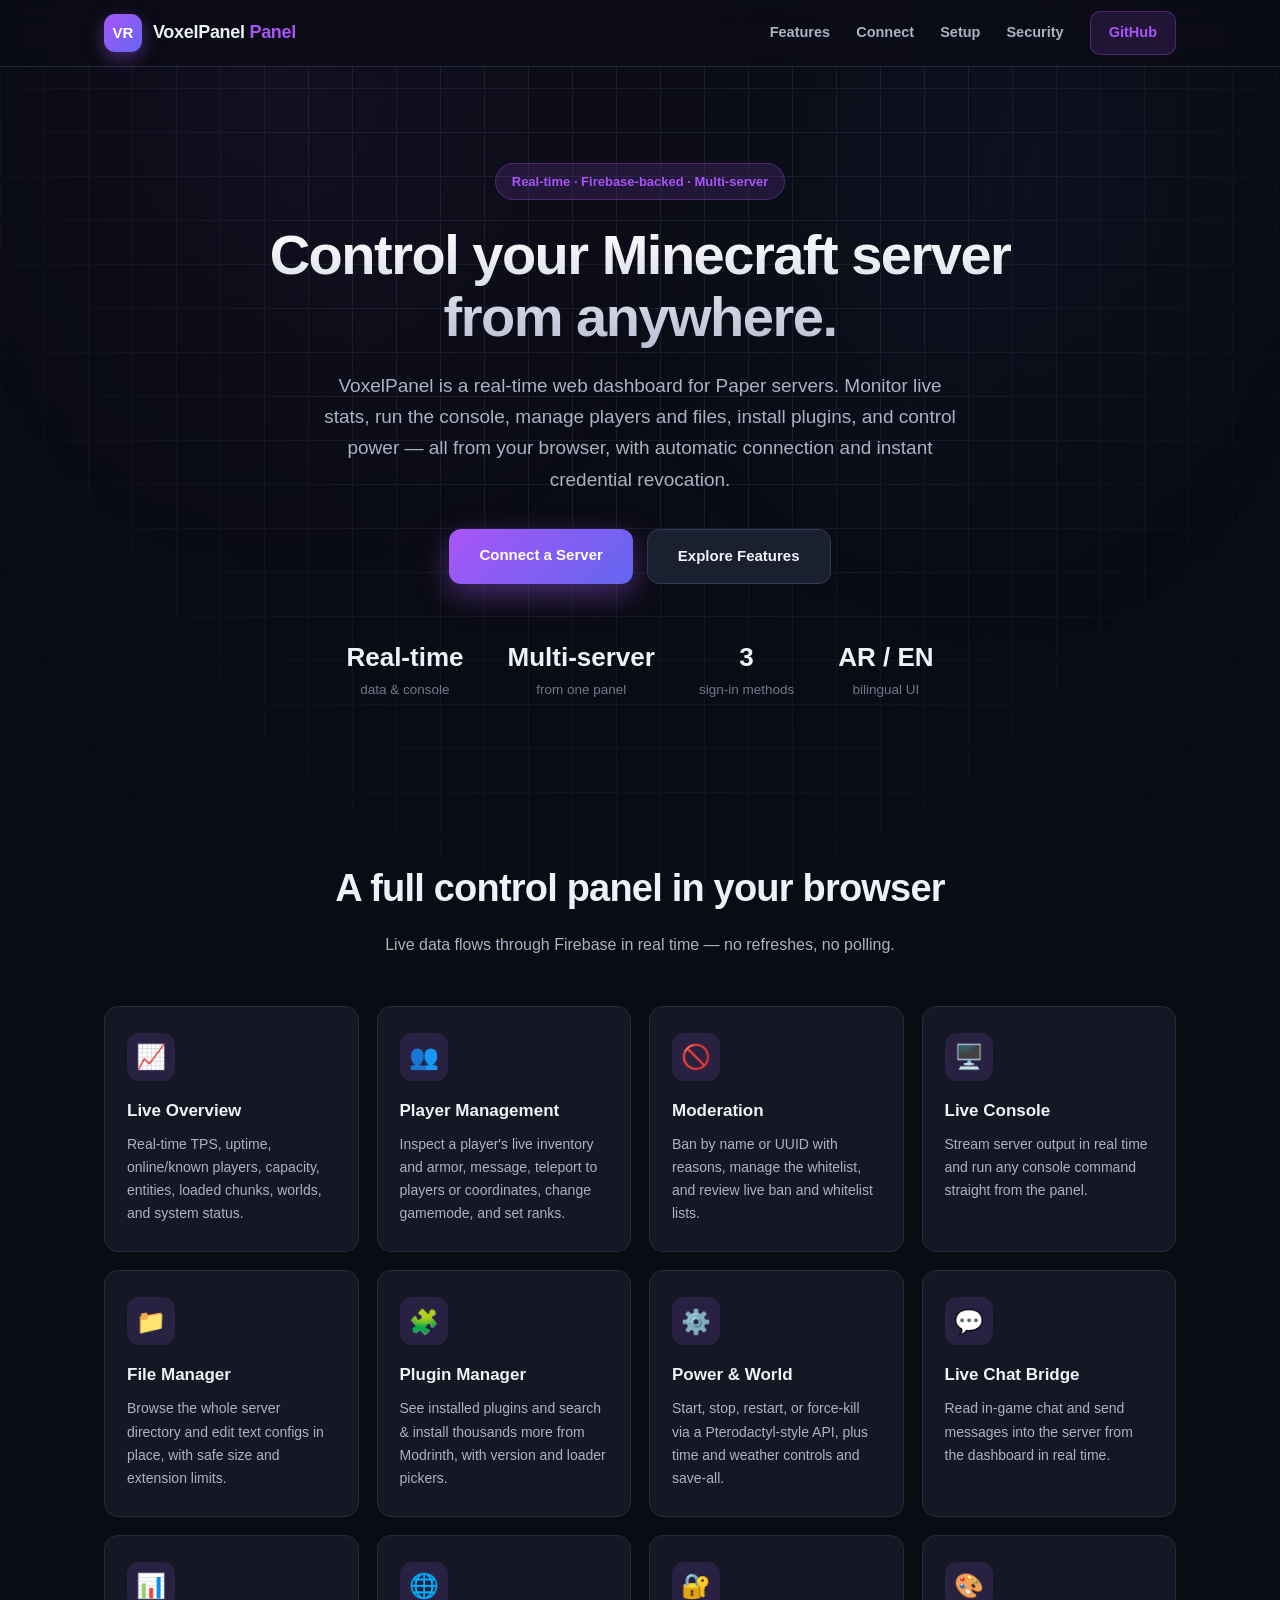
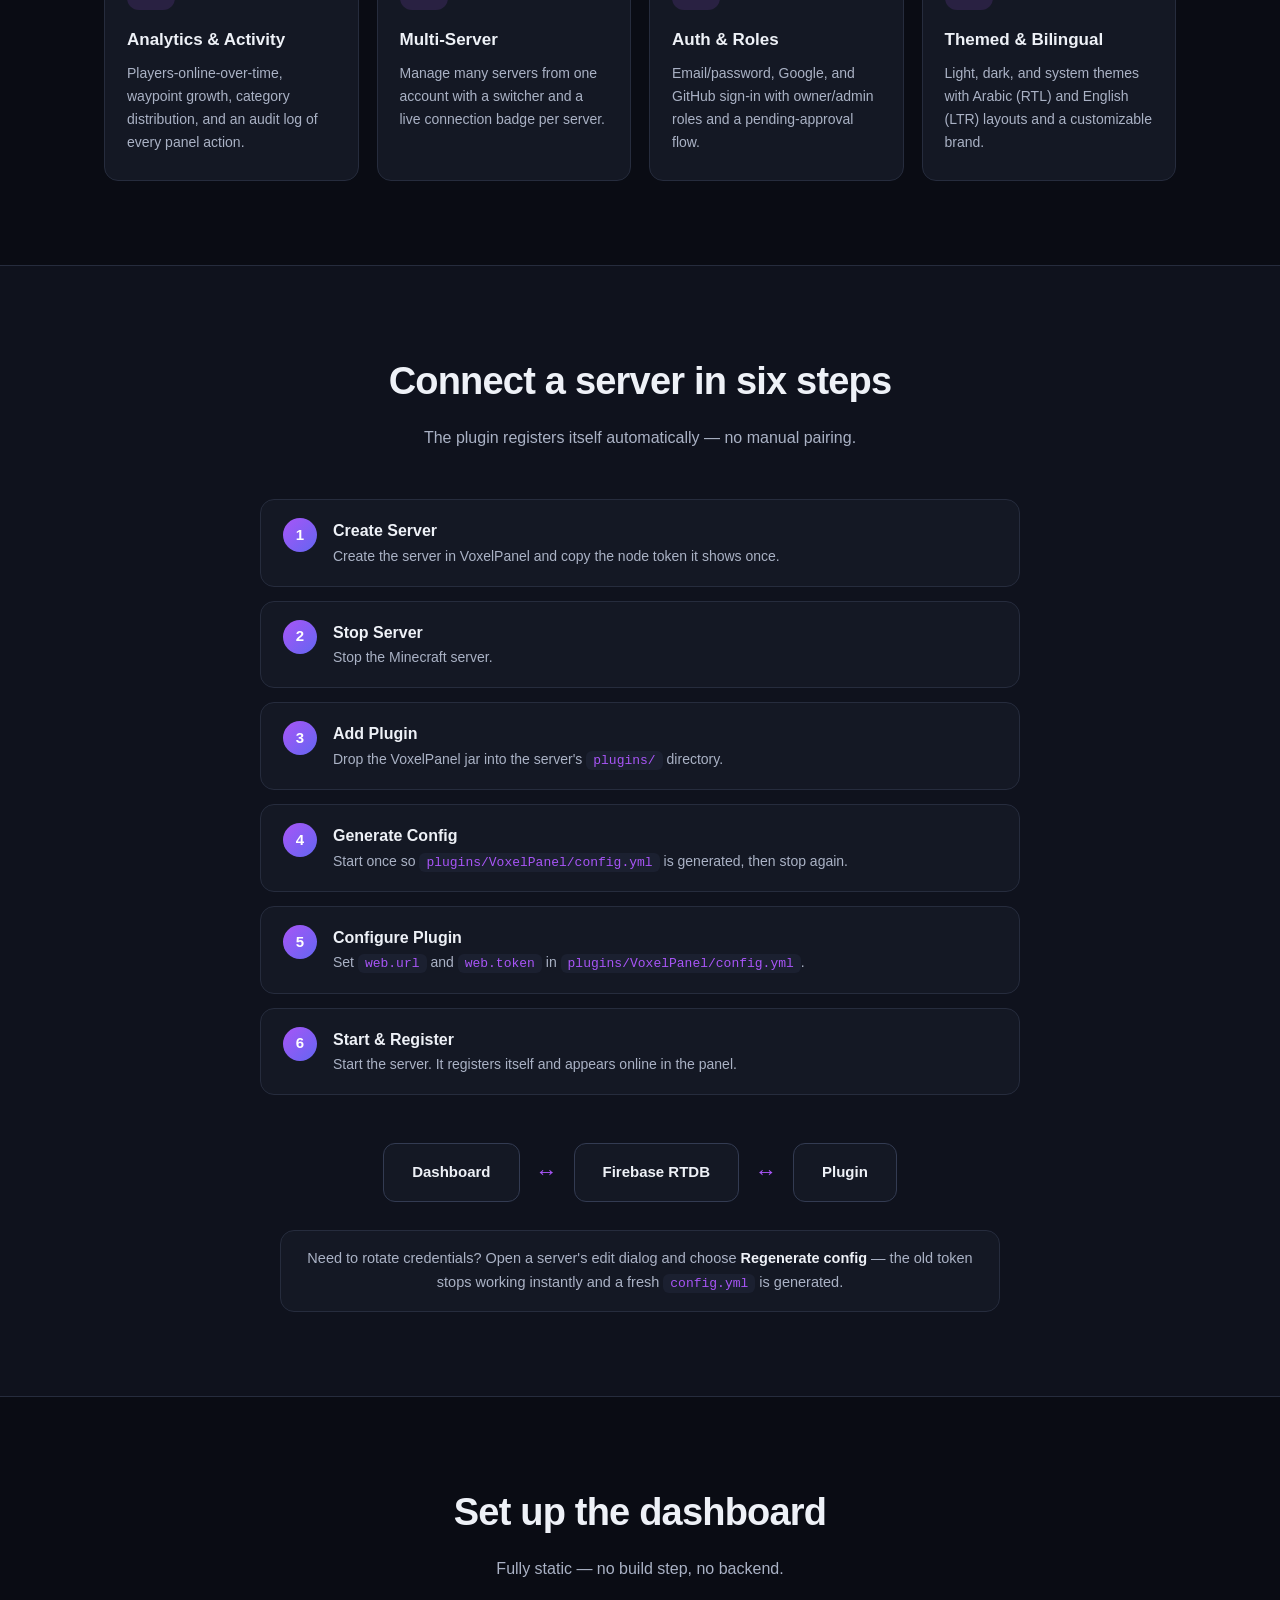
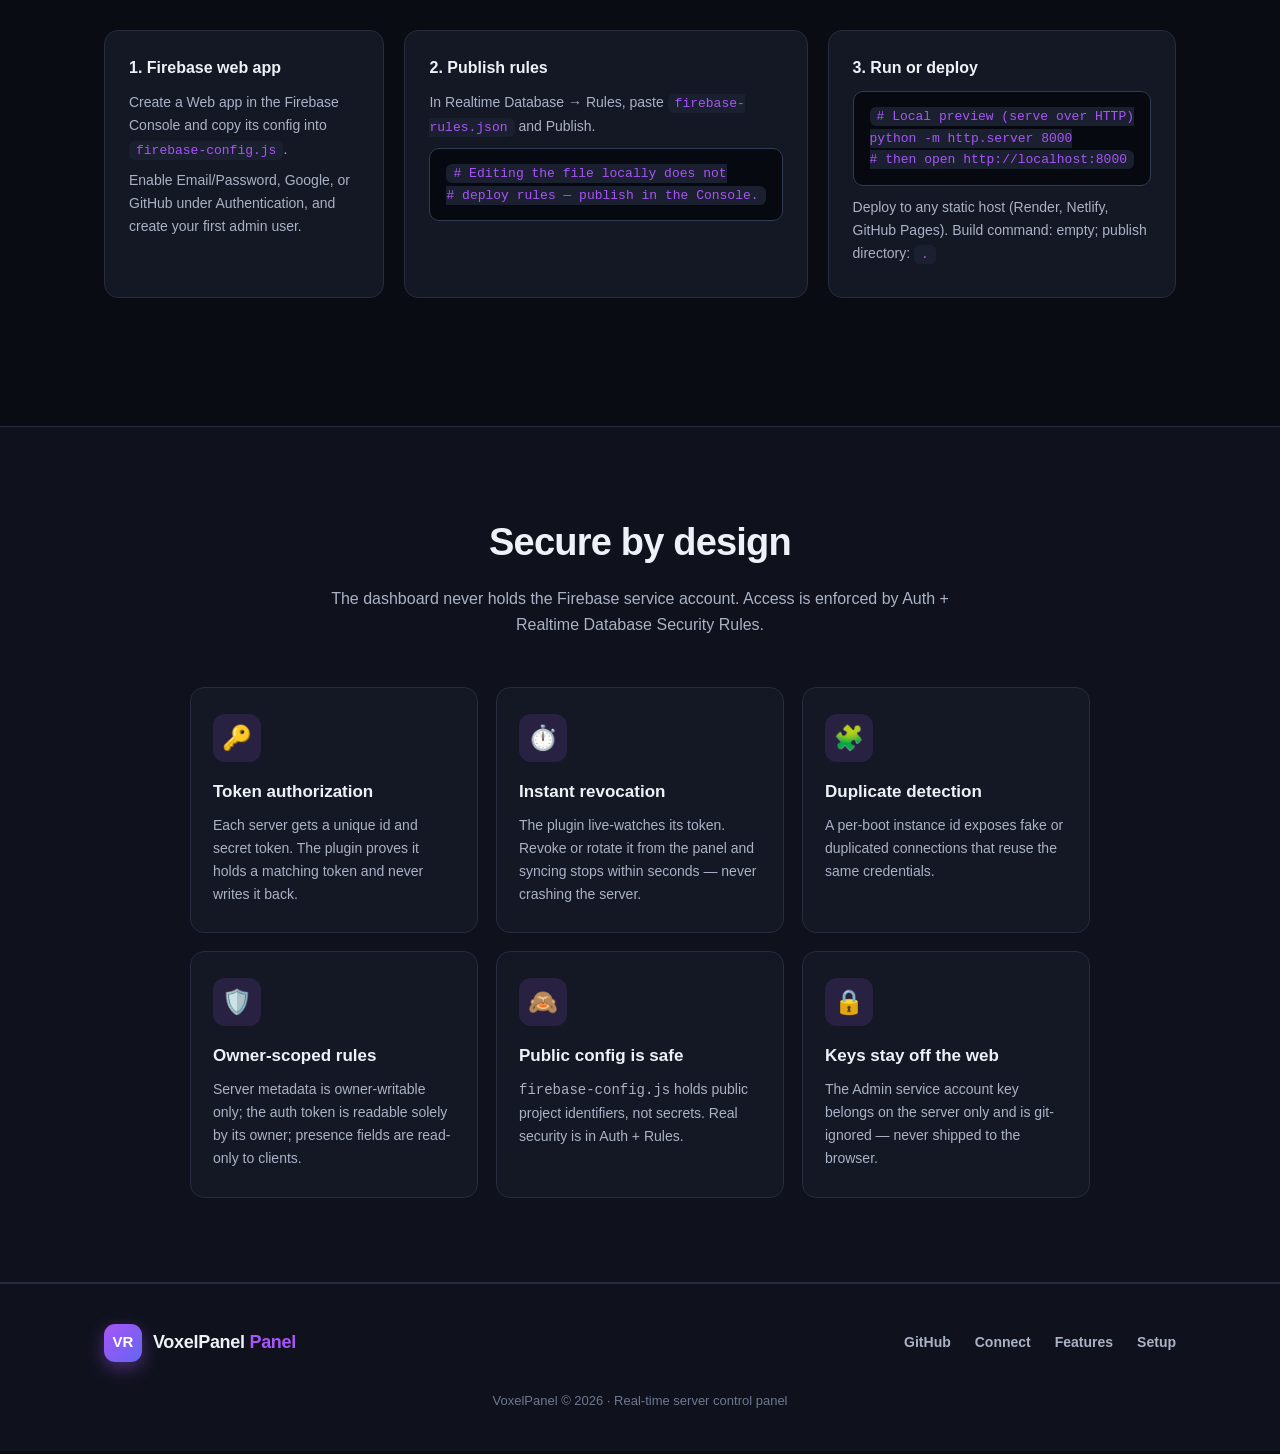
<file: docs/index.html>
<!DOCTYPE html>
<html lang="en">
<head>
  <meta charset="UTF-8">
  <meta name="viewport" content="width=device-width, initial-scale=1.0">
  <title>VoxelPanel Control Panel — Real-Time Minecraft Server Dashboard</title>
  <meta name="description" content="VoxelPanel is a real-time web dashboard for managing Paper Minecraft servers: live stats, console, files, plugins, moderation, power controls, and multi-server management, backed by Firebase.">
  <link rel="stylesheet" href="styles.css">
</head>
<body>
  <div class="bg-grid" aria-hidden="true"></div>

  <header class="nav">
    <div class="container nav-inner">
      <a class="brand" href="#top">
        <span class="brand-logo">VR</span>
        <span class="brand-name">VoxelPanel <span>Panel</span></span>
      </a>
      <nav class="nav-links">
        <a href="#features">Features</a>
        <a href="#connect">Connect</a>
        <a href="#setup">Setup</a>
        <a href="#security">Security</a>
        <a class="nav-cta" href="https://github.com/usif400eg-lang/ViodRealm-dashboard" target="_blank" rel="noopener">GitHub</a>
      </nav>
    </div>
  </header>

  <main id="top">
    <!-- Hero -->
    <section class="hero">
      <div class="container hero-inner">
        <span class="badge">Real-time &middot; Firebase-backed &middot; Multi-server</span>
        <h1>Control your Minecraft server from anywhere.</h1>
        <p class="lead">
          VoxelPanel is a real-time web dashboard for Paper servers. Monitor live
          stats, run the console, manage players and files, install plugins, and
          control power — all from your browser, with automatic connection and
          instant credential revocation.
        </p>
        <div class="hero-actions">
          <a class="btn btn-primary" href="#connect">Connect a Server</a>
          <a class="btn btn-ghost" href="#features">Explore Features</a>
        </div>
        <div class="hero-stats">
          <div><strong>Real-time</strong><span>data &amp; console</span></div>
          <div><strong>Multi-server</strong><span>from one panel</span></div>
          <div><strong>3</strong><span>sign-in methods</span></div>
          <div><strong>AR / EN</strong><span>bilingual UI</span></div>
        </div>
      </div>
    </section>

    <!-- Features -->
    <section id="features" class="section">
      <div class="container">
        <h2 class="section-title">A full control panel in your browser</h2>
        <p class="section-sub">Live data flows through Firebase in real time — no refreshes, no polling.</p>

        <div class="cards">
          <article class="card">
            <div class="card-ic">📈</div>
            <h3>Live Overview</h3>
            <p>Real-time TPS, uptime, online/known players, capacity, entities, loaded chunks, worlds, and system status.</p>
          </article>
          <article class="card">
            <div class="card-ic">👥</div>
            <h3>Player Management</h3>
            <p>Inspect a player's live inventory and armor, message, teleport to players or coordinates, change gamemode, and set ranks.</p>
          </article>
          <article class="card">
            <div class="card-ic">🚫</div>
            <h3>Moderation</h3>
            <p>Ban by name or UUID with reasons, manage the whitelist, and review live ban and whitelist lists.</p>
          </article>
          <article class="card">
            <div class="card-ic">🖥️</div>
            <h3>Live Console</h3>
            <p>Stream server output in real time and run any console command straight from the panel.</p>
          </article>
          <article class="card">
            <div class="card-ic">📁</div>
            <h3>File Manager</h3>
            <p>Browse the whole server directory and edit text configs in place, with safe size and extension limits.</p>
          </article>
          <article class="card">
            <div class="card-ic">🧩</div>
            <h3>Plugin Manager</h3>
            <p>See installed plugins and search &amp; install thousands more from Modrinth, with version and loader pickers.</p>
          </article>
          <article class="card">
            <div class="card-ic">⚙️</div>
            <h3>Power &amp; World</h3>
            <p>Start, stop, restart, or force-kill via a Pterodactyl-style API, plus time and weather controls and save-all.</p>
          </article>
          <article class="card">
            <div class="card-ic">💬</div>
            <h3>Live Chat Bridge</h3>
            <p>Read in-game chat and send messages into the server from the dashboard in real time.</p>
          </article>
          <article class="card">
            <div class="card-ic">📊</div>
            <h3>Analytics &amp; Activity</h3>
            <p>Players-online-over-time, waypoint growth, category distribution, and an audit log of every panel action.</p>
          </article>
          <article class="card">
            <div class="card-ic">🌐</div>
            <h3>Multi-Server</h3>
            <p>Manage many servers from one account with a switcher and a live connection badge per server.</p>
          </article>
          <article class="card">
            <div class="card-ic">🔐</div>
            <h3>Auth &amp; Roles</h3>
            <p>Email/password, Google, and GitHub sign-in with owner/admin roles and a pending-approval flow.</p>
          </article>
          <article class="card">
            <div class="card-ic">🎨</div>
            <h3>Themed &amp; Bilingual</h3>
            <p>Light, dark, and system themes with Arabic (RTL) and English (LTR) layouts and a customizable brand.</p>
          </article>
        </div>
      </div>
    </section>

    <!-- Connect -->
    <section id="connect" class="section section-alt">
      <div class="container">
        <h2 class="section-title">Connect a server in six steps</h2>
        <p class="section-sub">The plugin registers itself automatically — no manual pairing.</p>

        <ol class="steps">
          <li><span class="step-n">1</span><div><h4>Create Server</h4><p>Create the server in VoxelPanel and copy the node token it shows once.</p></div></li>
          <li><span class="step-n">2</span><div><h4>Stop Server</h4><p>Stop the Minecraft server.</p></div></li>
          <li><span class="step-n">3</span><div><h4>Add Plugin</h4><p>Drop the VoxelPanel jar into the server's <code>plugins/</code> directory.</p></div></li>
          <li><span class="step-n">4</span><div><h4>Generate Config</h4><p>Start once so <code>plugins/VoxelPanel/config.yml</code> is generated, then stop again.</p></div></li>
          <li><span class="step-n">5</span><div><h4>Configure Plugin</h4><p>Set <code>web.url</code> and <code>web.token</code> in <code>plugins/VoxelPanel/config.yml</code>.</p></div></li>
          <li><span class="step-n">6</span><div><h4>Start &amp; Register</h4><p>Start the server. It registers itself and appears online in the panel.</p></div></li>
        </ol>

        <div class="arch">
          <div class="arch-node">Dashboard</div>
          <div class="arch-link">&harr;</div>
          <div class="arch-node">Firebase RTDB</div>
          <div class="arch-link">&harr;</div>
          <div class="arch-node">Plugin</div>
        </div>

        <p class="note">Need to rotate credentials? Open a server's edit dialog and choose
          <strong>Regenerate config</strong> — the old token stops working instantly and a fresh
          <code>config.yml</code> is generated.</p>
      </div>
    </section>

    <!-- Setup -->
    <section id="setup" class="section">
      <div class="container">
        <h2 class="section-title">Set up the dashboard</h2>
        <p class="section-sub">Fully static — no build step, no backend.</p>

        <div class="install-grid">
          <div class="install-col">
            <h3>1. Firebase web app</h3>
            <p>Create a Web app in the Firebase Console and copy its config into <code>firebase-config.js</code>.</p>
            <p>Enable Email/Password, Google, or GitHub under Authentication, and create your first admin user.</p>
          </div>
          <div class="install-col">
            <h3>2. Publish rules</h3>
            <p>In Realtime Database → Rules, paste <code>firebase-rules.json</code> and Publish.</p>
            <pre class="code"><code># Editing the file locally does not
# deploy rules — publish in the Console.</code></pre>
          </div>
          <div class="install-col">
            <h3>3. Run or deploy</h3>
            <pre class="code"><code># Local preview (serve over HTTP)
python -m http.server 8000
# then open http://localhost:8000</code></pre>
            <p>Deploy to any static host (Render, Netlify, GitHub Pages). Build command: empty; publish directory: <code>.</code></p>
          </div>
        </div>
      </div>
    </section>

    <!-- Security -->
    <section id="security" class="section section-alt">
      <div class="container">
        <h2 class="section-title">Secure by design</h2>
        <p class="section-sub">The dashboard never holds the Firebase service account. Access is enforced by Auth + Realtime Database Security Rules.</p>
        <div class="cards cards-3">
          <article class="card">
            <div class="card-ic">🔑</div>
            <h3>Token authorization</h3>
            <p>Each server gets a unique id and secret token. The plugin proves it holds a matching token and never writes it back.</p>
          </article>
          <article class="card">
            <div class="card-ic">⏱️</div>
            <h3>Instant revocation</h3>
            <p>The plugin live-watches its token. Revoke or rotate it from the panel and syncing stops within seconds — never crashing the server.</p>
          </article>
          <article class="card">
            <div class="card-ic">🧩</div>
            <h3>Duplicate detection</h3>
            <p>A per-boot instance id exposes fake or duplicated connections that reuse the same credentials.</p>
          </article>
          <article class="card">
            <div class="card-ic">🛡️</div>
            <h3>Owner-scoped rules</h3>
            <p>Server metadata is owner-writable only; the auth token is readable solely by its owner; presence fields are read-only to clients.</p>
          </article>
          <article class="card">
            <div class="card-ic">🙈</div>
            <h3>Public config is safe</h3>
            <p><code>firebase-config.js</code> holds public project identifiers, not secrets. Real security is in Auth + Rules.</p>
          </article>
          <article class="card">
            <div class="card-ic">🔒</div>
            <h3>Keys stay off the web</h3>
            <p>The Admin service account key belongs on the server only and is git-ignored — never shipped to the browser.</p>
          </article>
        </div>
      </div>
    </section>
  </main>

  <footer class="footer">
    <div class="container footer-inner">
      <div class="brand">
        <span class="brand-logo">VR</span>
        <span class="brand-name">VoxelPanel <span>Panel</span></span>
      </div>
      <div class="footer-links">
        <a href="https://github.com/usif400eg-lang/ViodRealm-dashboard" target="_blank" rel="noopener">GitHub</a>
        <a href="#connect">Connect</a>
        <a href="#features">Features</a>
        <a href="#setup">Setup</a>
      </div>
      <p class="footer-copy">VoxelPanel &copy; 2026 &middot; Real-time server control panel</p>
    </div>
  </footer>
</body>
</html>
</file>
<file: docs/styles.css>
:root {
  --bg: #0a0c14;
  --bg-2: #0f121d;
  --surface: #141824;
  --surface-2: #1b2030;
  --line: #262c3d;
  --line-strong: #333b52;
  --text: #eef1f7;
  --text-2: #aab2c5;
  --text-3: #6f7890;
  --brand: #a855f7;
  --brand-2: #6366f1;
  --brand-grad: linear-gradient(135deg, #a855f7, #6366f1);
  --brand-soft: rgba(168, 85, 247, 0.14);
  --ok: #34d399;
  --r: 14px;
  --r-sm: 10px;
  --shadow: 0 20px 60px rgba(0, 0, 0, 0.45);
}

* { margin: 0; padding: 0; box-sizing: border-box; }

html { scroll-behavior: smooth; }

body {
  font-family: -apple-system, BlinkMacSystemFont, "Segoe UI", Roboto, Helvetica, Arial, sans-serif;
  background: var(--bg);
  color: var(--text);
  line-height: 1.65;
  overflow-x: hidden;
}

.bg-grid {
  position: fixed;
  inset: 0;
  z-index: -2;
  background-image:
    radial-gradient(circle at 20% 10%, rgba(168, 85, 247, 0.12), transparent 40%),
    radial-gradient(circle at 85% 20%, rgba(99, 102, 241, 0.12), transparent 40%),
    linear-gradient(var(--line) 1px, transparent 1px),
    linear-gradient(90deg, var(--line) 1px, transparent 1px);
  background-size: 100% 100%, 100% 100%, 44px 44px, 44px 44px;
  opacity: 0.5;
  mask-image: radial-gradient(ellipse at top, #000 40%, transparent 85%);
}

.container { width: 100%; max-width: 1120px; margin: 0 auto; padding: 0 24px; }

/* Nav */
.nav {
  position: sticky;
  top: 0;
  z-index: 50;
  backdrop-filter: blur(12px);
  background: rgba(10, 12, 20, 0.72);
  border-bottom: 1px solid var(--line);
}
.nav-inner { display: flex; align-items: center; justify-content: space-between; height: 66px; }
.brand { display: flex; align-items: center; gap: 11px; text-decoration: none; color: var(--text); }
.brand-logo {
  width: 38px; height: 38px; border-radius: 11px;
  background: var(--brand-grad);
  display: grid; place-items: center;
  font-weight: 800; font-size: 15px; color: #fff;
  box-shadow: 0 6px 18px rgba(168, 85, 247, 0.4);
}
.brand-name { font-weight: 800; font-size: 18px; letter-spacing: -0.3px; }
.brand-name span { color: var(--brand); }
.nav-links { display: flex; align-items: center; gap: 26px; }
.nav-links a { color: var(--text-2); text-decoration: none; font-size: 14.5px; font-weight: 600; transition: color 0.15s; }
.nav-links a:hover { color: var(--text); }
.nav-cta {
  padding: 9px 18px; border-radius: 10px;
  background: var(--brand-soft); color: var(--brand) !important;
  border: 1px solid rgba(168, 85, 247, 0.3);
}
.nav-cta:hover { background: rgba(168, 85, 247, 0.22); }

/* Hero */
.hero { padding: 96px 0 72px; }
.hero-inner { text-align: center; max-width: 820px; margin: 0 auto; }
.badge {
  display: inline-block; padding: 7px 16px; border-radius: 30px;
  background: var(--brand-soft); border: 1px solid rgba(168, 85, 247, 0.3);
  color: var(--brand); font-size: 13px; font-weight: 700; margin-bottom: 24px;
}
.hero h1 {
  font-size: clamp(32px, 5.4vw, 56px);
  line-height: 1.1; letter-spacing: -1.5px; font-weight: 800;
  margin-bottom: 22px;
  background: linear-gradient(180deg, #fff, #b9c0d4);
  -webkit-background-clip: text; background-clip: text; -webkit-text-fill-color: transparent;
}
.lead { font-size: clamp(16px, 2.2vw, 19px); color: var(--text-2); max-width: 640px; margin: 0 auto 34px; }
.hero-actions { display: flex; gap: 14px; justify-content: center; flex-wrap: wrap; margin-bottom: 52px; }
.btn {
  display: inline-block; padding: 14px 30px; border-radius: 12px;
  font-weight: 700; font-size: 15px; text-decoration: none; transition: transform 0.15s, box-shadow 0.2s, background 0.2s;
}
.btn-primary { background: var(--brand-grad); color: #fff; box-shadow: 0 10px 30px rgba(168, 85, 247, 0.4); }
.btn-primary:hover { transform: translateY(-2px); box-shadow: 0 14px 38px rgba(168, 85, 247, 0.5); }
.btn-ghost { background: var(--surface-2); color: var(--text); border: 1px solid var(--line-strong); }
.btn-ghost:hover { border-color: var(--brand); color: var(--brand); }
.hero-stats { display: flex; gap: 44px; justify-content: center; flex-wrap: wrap; }
.hero-stats div { display: flex; flex-direction: column; }
.hero-stats strong { font-size: 26px; font-weight: 800; color: var(--text); }
.hero-stats span { font-size: 13.5px; color: var(--text-3); }

/* Sections */
.section { padding: 84px 0; }
.section-alt { background: var(--bg-2); border-top: 1px solid var(--line); border-bottom: 1px solid var(--line); }
.section-title { font-size: clamp(26px, 3.6vw, 38px); font-weight: 800; text-align: center; letter-spacing: -0.8px; }
.section-sub { text-align: center; color: var(--text-2); font-size: 16px; max-width: 620px; margin: 12px auto 48px; }

/* Cards */
.cards { display: grid; grid-template-columns: repeat(4, 1fr); gap: 18px; }
.cards-3 { grid-template-columns: repeat(3, 1fr); max-width: 900px; margin: 0 auto; }
.card {
  background: var(--surface); border: 1px solid var(--line); border-radius: var(--r);
  padding: 26px 22px; transition: transform 0.18s, border-color 0.18s, box-shadow 0.2s;
}
.card:hover { transform: translateY(-4px); border-color: var(--line-strong); box-shadow: var(--shadow); }
.card-ic {
  width: 48px; height: 48px; border-radius: 12px; background: var(--brand-soft);
  display: grid; place-items: center; font-size: 24px; margin-bottom: 16px;
}
.card h3 { font-size: 17px; font-weight: 700; margin-bottom: 8px; }
.card p { color: var(--text-2); font-size: 14px; }

/* Steps */
.steps { list-style: none; max-width: 760px; margin: 0 auto 48px; display: grid; gap: 14px; }
.steps li {
  display: flex; align-items: flex-start; gap: 16px;
  background: var(--surface); border: 1px solid var(--line); border-radius: var(--r); padding: 18px 22px;
}
.step-n {
  flex-shrink: 0; width: 34px; height: 34px; border-radius: 50%;
  background: var(--brand-grad); color: #fff; display: grid; place-items: center;
  font-weight: 800; font-size: 15px;
}
.steps h4 { font-size: 16px; font-weight: 700; }
.steps p { color: var(--text-2); font-size: 14px; }
.steps code { background: var(--surface-2); padding: 2px 7px; border-radius: 6px; font-size: 13px; color: var(--brand); }

.arch { display: flex; align-items: center; justify-content: center; gap: 16px; flex-wrap: wrap; }
.arch-node {
  padding: 16px 28px; border-radius: 12px; background: var(--surface);
  border: 1px solid var(--line-strong); font-weight: 700; font-size: 15px;
}
.arch-link { color: var(--brand); font-size: 22px; font-weight: 800; }

.note {
  max-width: 720px; margin: 28px auto 0; text-align: center;
  color: var(--text-2); font-size: 14.5px;
  background: var(--surface); border: 1px solid var(--line);
  border-radius: var(--r); padding: 16px 22px;
}
.note code { background: var(--surface-2); padding: 2px 7px; border-radius: 6px; font-size: 13px; color: var(--brand); }
.note strong { color: var(--text); }

/* Install */
.install-grid { display: grid; grid-template-columns: repeat(3, 1fr); gap: 20px; margin-bottom: 44px; }
.install-col {
  background: var(--surface); border: 1px solid var(--line); border-radius: var(--r); padding: 24px;
}
.install-col h3 { font-size: 16px; font-weight: 700; margin-bottom: 10px; }
.install-col p { color: var(--text-2); font-size: 14px; margin: 8px 0; }
.code {
  background: #070911; border: 1px solid var(--line-strong); border-radius: var(--r-sm);
  padding: 14px 16px; overflow-x: auto; margin: 10px 0;
}
.code code { font-family: "Consolas", "Courier New", monospace; font-size: 13px; color: #cbd5e1; white-space: pre; }
code { font-family: "Consolas", "Courier New", monospace; }
.install-col code, .req code { background: var(--surface-2); padding: 2px 7px; border-radius: 6px; font-size: 13px; color: var(--brand); }

.req { background: var(--surface); border: 1px solid var(--line); border-radius: var(--r); padding: 24px 28px; max-width: 560px; margin: 0 auto; }
.req h3 { font-size: 16px; font-weight: 700; margin-bottom: 12px; }
.req ul { list-style: none; display: grid; gap: 8px; }
.req li { color: var(--text-2); font-size: 14.5px; padding-left: 24px; position: relative; }
.req li::before { content: "✓"; position: absolute; left: 0; color: var(--ok); font-weight: 800; }

/* Table */
.table-wrap { overflow-x: auto; border: 1px solid var(--line); border-radius: var(--r); max-width: 860px; margin: 0 auto; }
table { width: 100%; border-collapse: collapse; }
th, td { text-align: left; padding: 14px 20px; font-size: 14.5px; border-bottom: 1px solid var(--line); }
th { background: var(--surface-2); font-weight: 700; color: var(--text); }
td { color: var(--text-2); }
tr:last-child td { border-bottom: none; }
td code { background: var(--surface-2); padding: 3px 9px; border-radius: 6px; font-size: 13px; color: var(--brand); }

/* Footer */
.footer { border-top: 1px solid var(--line); background: var(--bg-2); padding: 40px 0; }
.footer-inner { display: flex; align-items: center; justify-content: space-between; flex-wrap: wrap; gap: 20px; }
.footer-links { display: flex; gap: 24px; }
.footer-links a { color: var(--text-2); text-decoration: none; font-size: 14px; font-weight: 600; }
.footer-links a:hover { color: var(--brand); }
.footer-copy { color: var(--text-3); font-size: 13px; width: 100%; text-align: center; margin-top: 8px; }

/* Responsive */
@media (max-width: 900px) {
  .cards { grid-template-columns: repeat(2, 1fr); }
  .cards-3 { grid-template-columns: 1fr; }
  .install-grid { grid-template-columns: 1fr; }
  .nav-links { gap: 16px; }
  .nav-links a:not(.nav-cta) { display: none; }
}
@media (max-width: 560px) {
  .cards { grid-template-columns: 1fr; }
  .hero { padding: 64px 0 48px; }
  .hero-stats { gap: 28px; }
  .footer-inner { flex-direction: column; text-align: center; }
}
</file>
